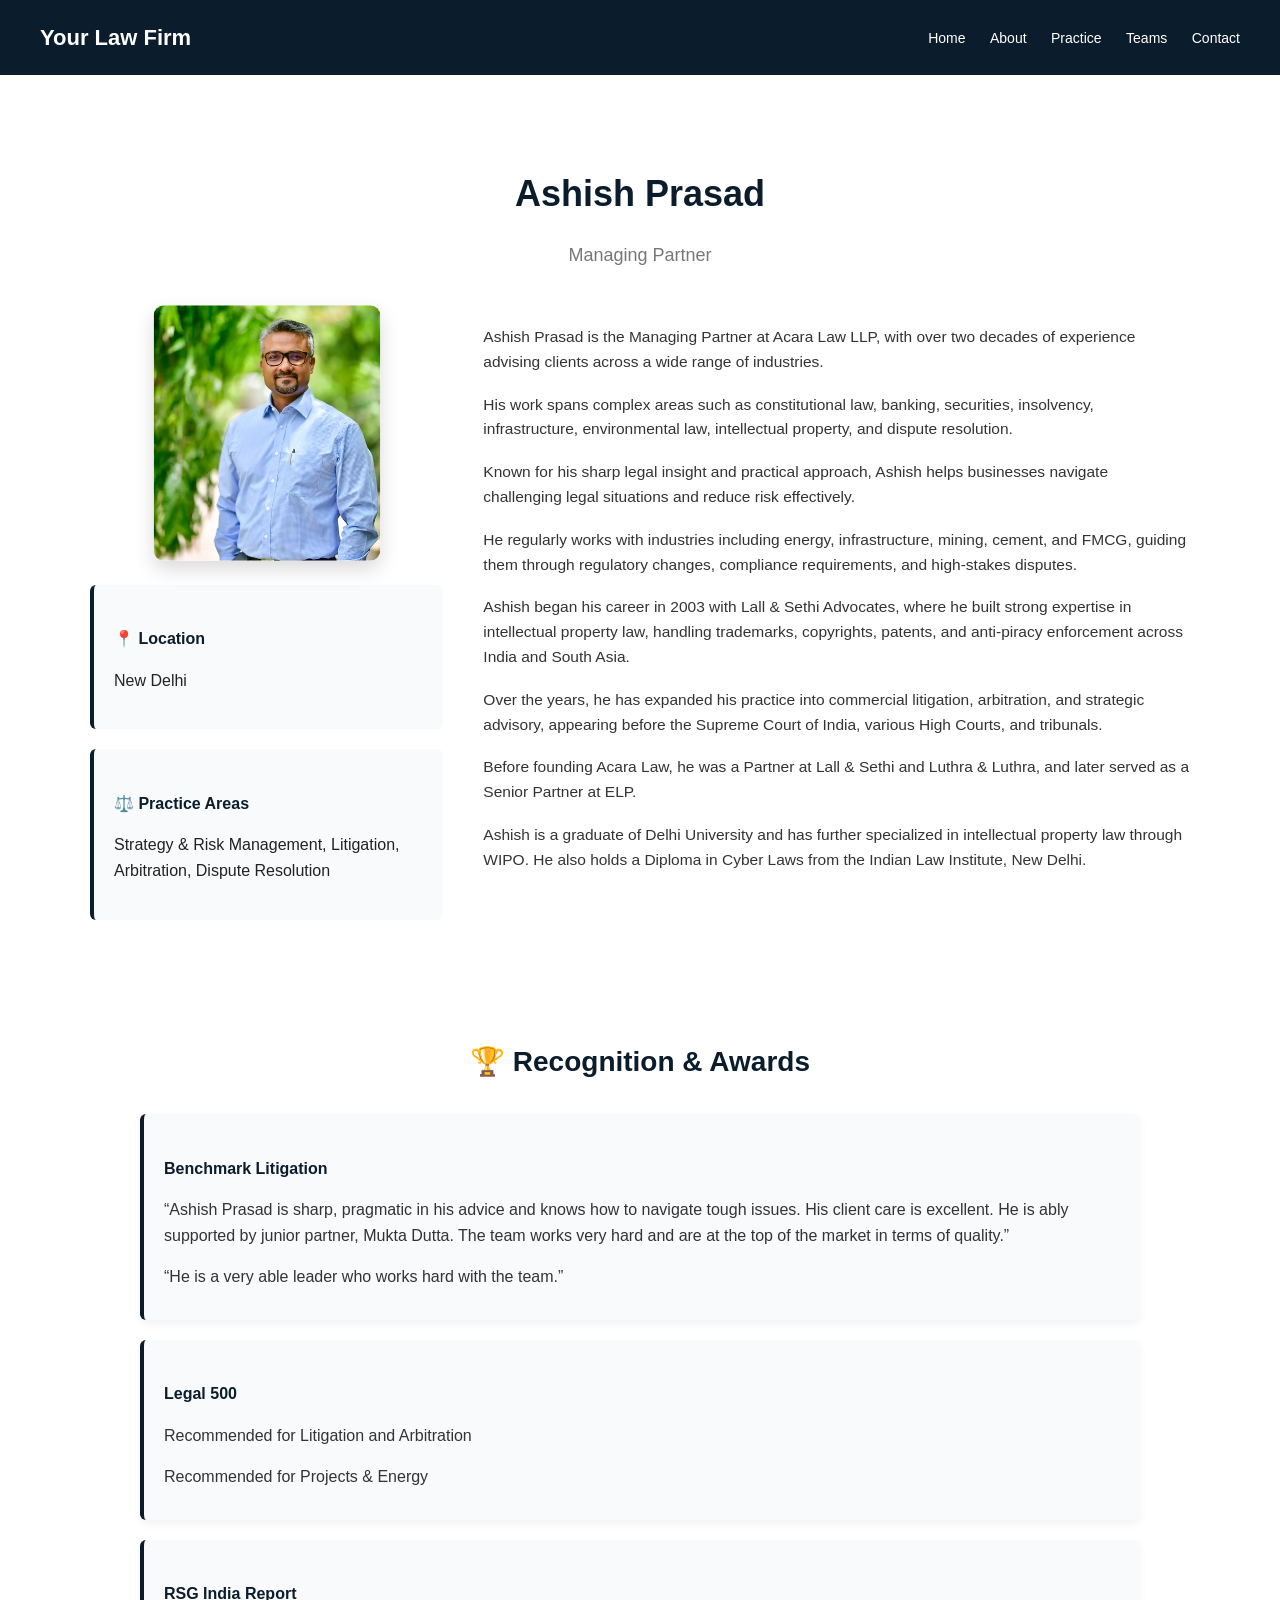
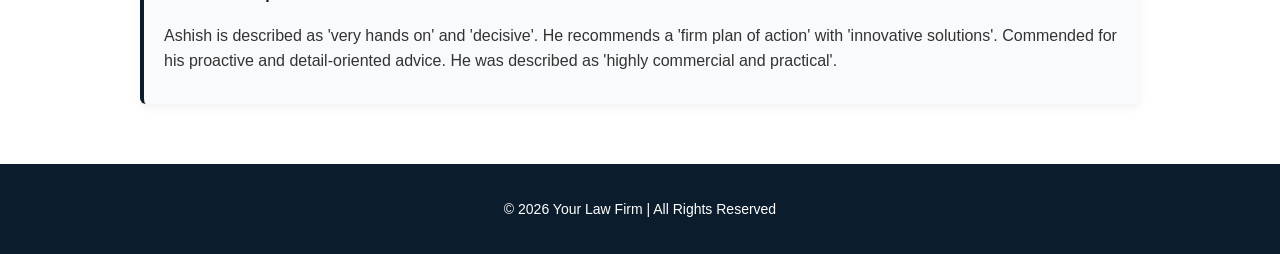
<file: teams/ashish.html>
<!DOCTYPE html>
<html lang="en">
<head>
  <meta charset="UTF-8">
  <meta name="viewport" content="width=device-width, initial-scale=1.0">
  <title>Ashish Prasad - Profile</title>
  <link rel="stylesheet" href="../style.css">
</head>
<body>

<header>
  <h1>Your Law Firm</h1>
  <!-- <h1><a href="index.html">Your Law Firm</a></h1> 
   
  header h1 a {
  color: white;
  text-decoration: none;
}

header h1 a:hover {
  text-decoration: underline;
}
  
  -->
  <nav>
    <a href="../index.html">Home</a>
    <a href="../about.html">About</a>
    <a href="../practice.html">Practice</a>
    <a href="../teams.html">Teams</a>
    <a href="../contact.html">Contact</a>
  </nav>
</header>

<!-- <section class="hero">
  <div class="hero-content">
  </div>
</section> -->

<section class="profile-section">

  <div class="profile-header">
    <h2>Ashish Prasad</h2>
    <p class="designation">Managing Partner</p>
  </div>

  <div class="profile-grid">

    <!-- Left Side -->
    <div class="profile-info">
      <!-- Profile Image -->
      <div class="profile-photo">
        <img src="../images/ashish.avif" alt="Ashish Prasad">
      </div>

      <div class="info-box">
        <h4>📍 Location</h4>
        <p>New Delhi</p>
      </div>

      <div class="info-box">
        <h4>⚖️ Practice Areas</h4>
        <p>Strategy & Risk Management, Litigation, Arbitration, Dispute Resolution</p>
      </div>
    </div>

    <!-- Right Side -->
    <div class="profile-content">
      <p>
        Ashish Prasad is the Managing Partner at Acara Law LLP, with over two decades of experience advising clients across a wide range of industries.
      </p>

      <p>
        His work spans complex areas such as constitutional law, banking, securities, insolvency, infrastructure, environmental law, intellectual property, and dispute resolution.
      </p>

      <p>
        Known for his sharp legal insight and practical approach, Ashish helps businesses navigate challenging legal situations and reduce risk effectively.
      </p>

      <p>
        He regularly works with industries including energy, infrastructure, mining, cement, and FMCG, guiding them through regulatory changes, compliance requirements, and high-stakes disputes.
      </p>

      <p>
        Ashish began his career in 2003 with Lall & Sethi Advocates, where he built strong expertise in intellectual property law, handling trademarks, copyrights, patents, and anti-piracy enforcement across India and South Asia.
      </p>

      <p>
        Over the years, he has expanded his practice into commercial litigation, arbitration, and strategic advisory, appearing before the Supreme Court of India, various High Courts, and tribunals.
      </p>

      <p>
        Before founding Acara Law, he was a Partner at Lall & Sethi and Luthra & Luthra, and later served as a Senior Partner at ELP.
      </p>

      <p>
        Ashish is a graduate of Delhi University and has further specialized in intellectual property law through WIPO. He also holds a Diploma in Cyber Laws from the Indian Law Institute, New Delhi.
      </p>

    </div>

  </div>

</section>

<section class="recognition-section">
  <h3>🏆 Recognition & Awards</h3>

  <div class="recognition-card">
    <h4>Benchmark Litigation</h4>
    <p>“Ashish Prasad is sharp, pragmatic in his advice and knows how to navigate tough issues. His client care is excellent. He is ably supported by junior partner, Mukta Dutta. The team works very hard and are at the top of the market in terms of quality.”</p>
    <p>“He is a very able leader who works hard with the team.”</p>
  </div>

  <div class="recognition-card">
    <h4>Legal 500</h4>
    <p>Recommended for Litigation and Arbitration</p>
    <p>Recommended for Projects & Energy</p>
  </div>

  <div class="recognition-card">
    <h4>RSG India Report</h4>
    <p>Ashish is described as 'very hands on' and 'decisive'. He recommends a 'firm plan of action' with 'innovative solutions'. Commended for his proactive and detail-oriented advice. He was described as 'highly commercial and practical'.</p>
  </div>
</section>

<footer>
  <p>© 2026 Your Law Firm | All Rights Reserved</p>
</footer>

</body>
</html>
</file>
<file: style.css>
body {
  margin: 0;
  font-family: 'Segoe UI', sans-serif;
  color: #222;
  line-height: 1.6;
}

header {
  background: #0b1c2c;
  color: white;
  padding: 20px 40px;
  display: flex;
  justify-content: space-between;
  align-items: center;
}

header h1 {
  margin: 0;
  font-size: 22px;
}

nav a {
  color: white;
  margin-left: 20px;
  text-decoration: none;
  font-size: 14px;
}

@media (max-width: 768px) {
  header {
    flex-direction: column;
    align-items: flex-start;
  }

  nav {
    margin-top: 10px;
    width: 100%;
    /* display: flex;
    flex-wrap: wrap;
    gap: 10px; */
  }

  nav a {
    display: inline-block;
    margin: 8px 10px 0 0;
    font-size: 14px;
    /* margin: 0; */
  }
}

nav a:hover {
  text-decoration: underline;
}

.hero {
  position: relative;
  background: url('images/law_firm_thumnail_files.jpg') center/cover no-repeat;
  height: 200px;
  color: white;
}

.hero::before {
  content: "";
  position: absolute;
  inset: 0;
  background: rgba(0,0,0,0.4);
}

.hero-content {
  position: absolute;
  top: 40px;
  left: 40px;
  max-width: 500px;
  width: 100%;
}

.hero h2 {
  font-size: 40px;
  margin-bottom: 10px;
  color: white;
}

.hero p {
  font-size: 18px;
  margin-bottom: 20px;
}

@media (max-width: 768px) {
  .hero-content {
    left: 20px;
    right: 20px;
    top: 30px;
  }

  .hero h2 {
    font-size: 28px;
  }

  .hero p {
    font-size: 16px;
  }
}

section {
  padding: 60px 40px;
  max-width: 1000px;
  margin: auto;
}

@media (max-width: 768px) {
  section {
    padding: 40px 20px;
  }
}

h2 {
  margin-bottom: 20px;
  color: #0b1c2c;
}

.services {
  display: grid;
  grid-template-columns: repeat(auto-fit, minmax(250px, 1fr));
  gap: 20px;
}

.card {
  border: 1px solid #eee;
  padding: 20px;
  border-radius: 6px;
  background: #fafafa;
  transition: all 0.3s ease;
}

.card:hover {
  transform: translateY(-5px);
  box-shadow: 0 8px 20px rgba(0,0,0,0.1);
}

form input, form textarea {
  width: 100%;
  padding: 10px;
  margin-bottom: 10px;
  border: 1px solid #ccc;
  border-radius: 4px;
}

form button {
  background: #0b1c2c;
  color: white;
  border: none;
  padding: 12px;
  width: 100%;
  cursor: pointer;
}

footer {
  background: #0b1c2c;
  color: white;
  text-align: center;
  padding: 20px;
  font-size: 14px;
}

/* about us page */

/* ashish image on ashish page */
.profile-photo {
  text-align: center;
  transition: transform 0.3s ease;
}

.profile-photo img {
  width: 100%;
  max-width: 220px;
  border-radius: 10px;
  object-fit: cover;
  box-shadow: 0 8px 20px rgba(0,0,0,0.15);
  transform: scale(1.03);
}

@media (max-width: 768px) {
  .profile-photo img {
    max-width: 160px;
  }
}

/* Ashish html page start */
.profile-img {
  width: 120px;
  border-radius: 50%;
  margin-top: 10px;
}

.profile-section {
  max-width: 1100px;
  margin: auto;
  padding: 60px 40px;
}

.profile-header {
  text-align: center;
  margin-bottom: 40px;
}

.profile-header h2 {
  font-size: 36px;
  color: #0b1c2c;
  margin-bottom: 10px;
}

.designation {
  font-size: 18px;
  color: #777;
}

.profile-grid {
  display: grid;
  grid-template-columns: 1fr 2fr;
  gap: 40px;
}

/* Left side boxes */
.profile-info {
  display: flex;
  flex-direction: column;
  gap: 20px;
}

.info-box {
  background: #f9fafc;
  padding: 20px;
  border-left: 4px solid #0b1c2c;
  border-radius: 6px;
}

.info-box h4 {
  margin-bottom: 10px;
  color: #0b1c2c;
}

/* Right content */
.profile-content p {
  margin-bottom: 18px;
  font-size: 15.5px;
  color: #333;
}

/* Responsive */
@media (max-width: 768px) {
  .profile-grid {
    grid-template-columns: 1fr;
  }
}

/* Recognition Section */
.recognition-section {
  max-width: 1000px;
  margin: 60px auto;
  padding: 0 20px;
}

.recognition-section h3 {
  color: #0b1c2c;
  font-size: 28px;
  margin-bottom: 30px;
  text-align: center;
}

.recognition-card {
  background: #f9fafc;
  border-left: 4px solid #0b1c2c;
  padding: 20px;
  margin-bottom: 20px;
  border-radius: 6px;
  box-shadow: 0 4px 10px rgba(0,0,0,0.05);
}

.recognition-card h4 {
  color: #0b1c2c;
  margin-bottom: 10px;
}

.recognition-card p {
  margin-bottom: 10px;
  line-height: 1.6;
  color: #333;
}

/* Mobile adjustments */
@media (max-width: 768px) {
  .recognition-section h3 {
    font-size: 24px;
  }

  .recognition-card {
    padding: 15px;
  }
}

/* Ashish html page ends */
</file>
